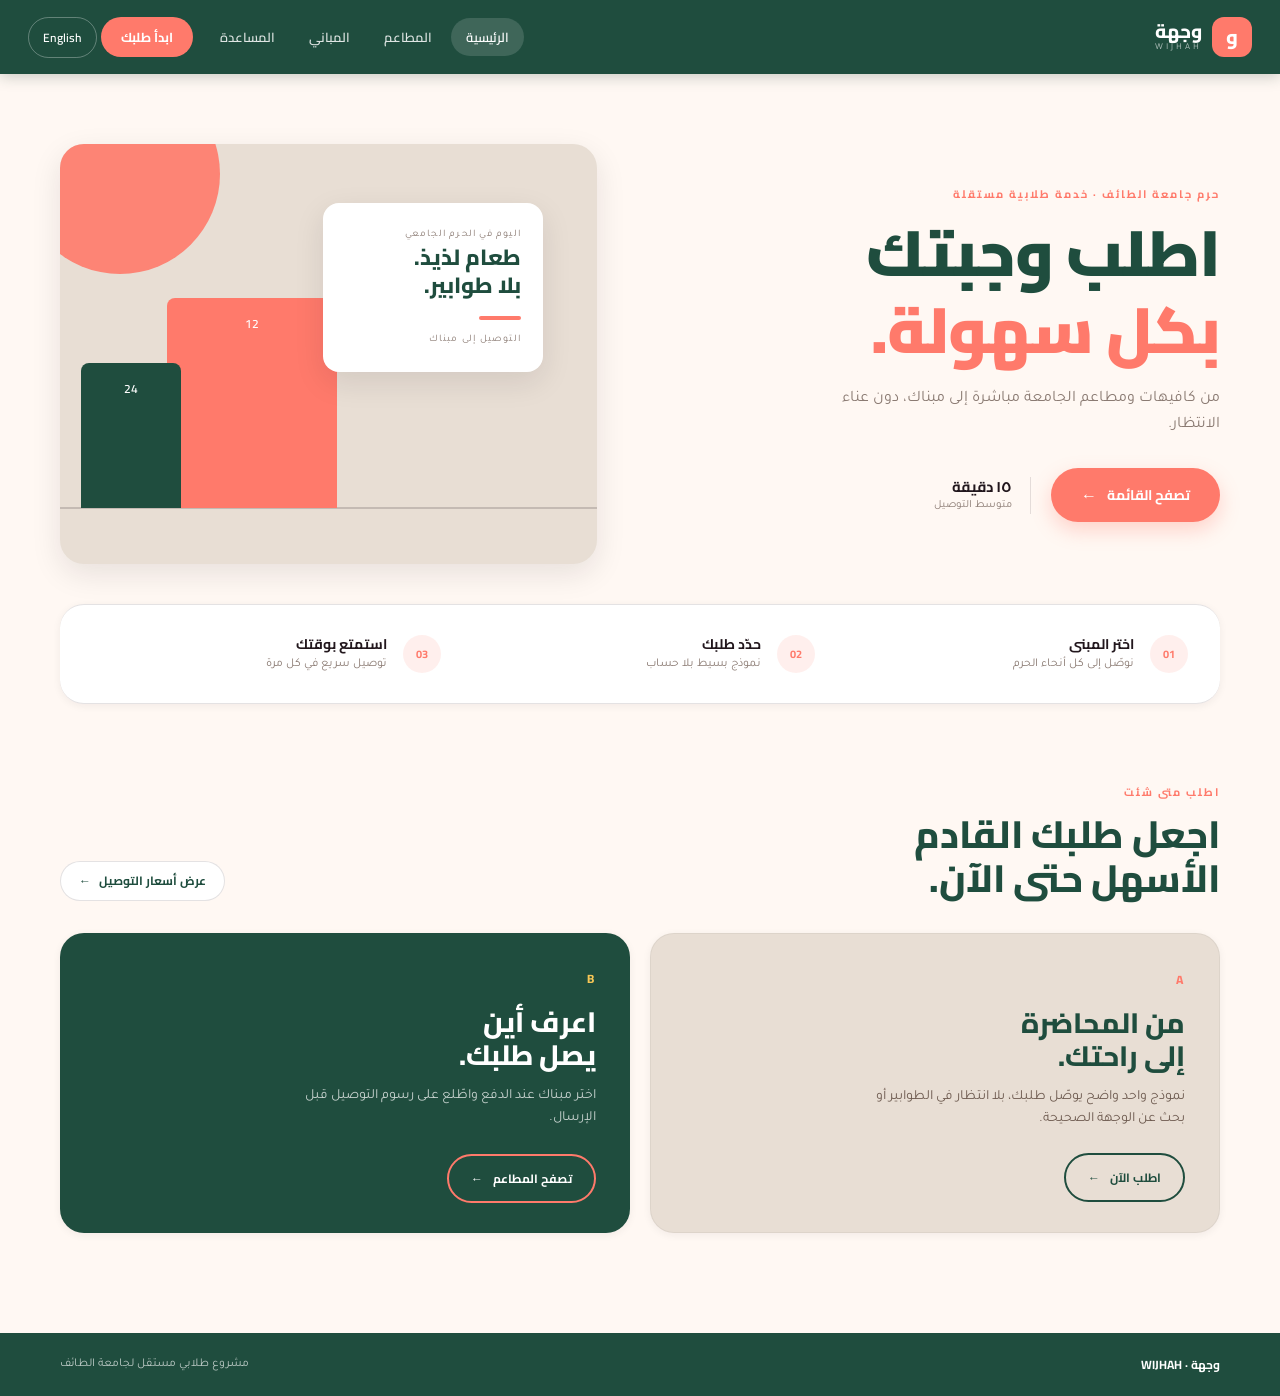
<file: index.html>
<!DOCTYPE html>
<html lang="ar">
<head>
  <meta charset="UTF-8">
  <meta http-equiv="refresh" content="0; url=frontend/index.html">
  <title>وجهة | Wijhah</title>
</head>
<body>
  <script>
    window.location.replace("frontend/index.html");
  </script>
</body>
</html>
</file>
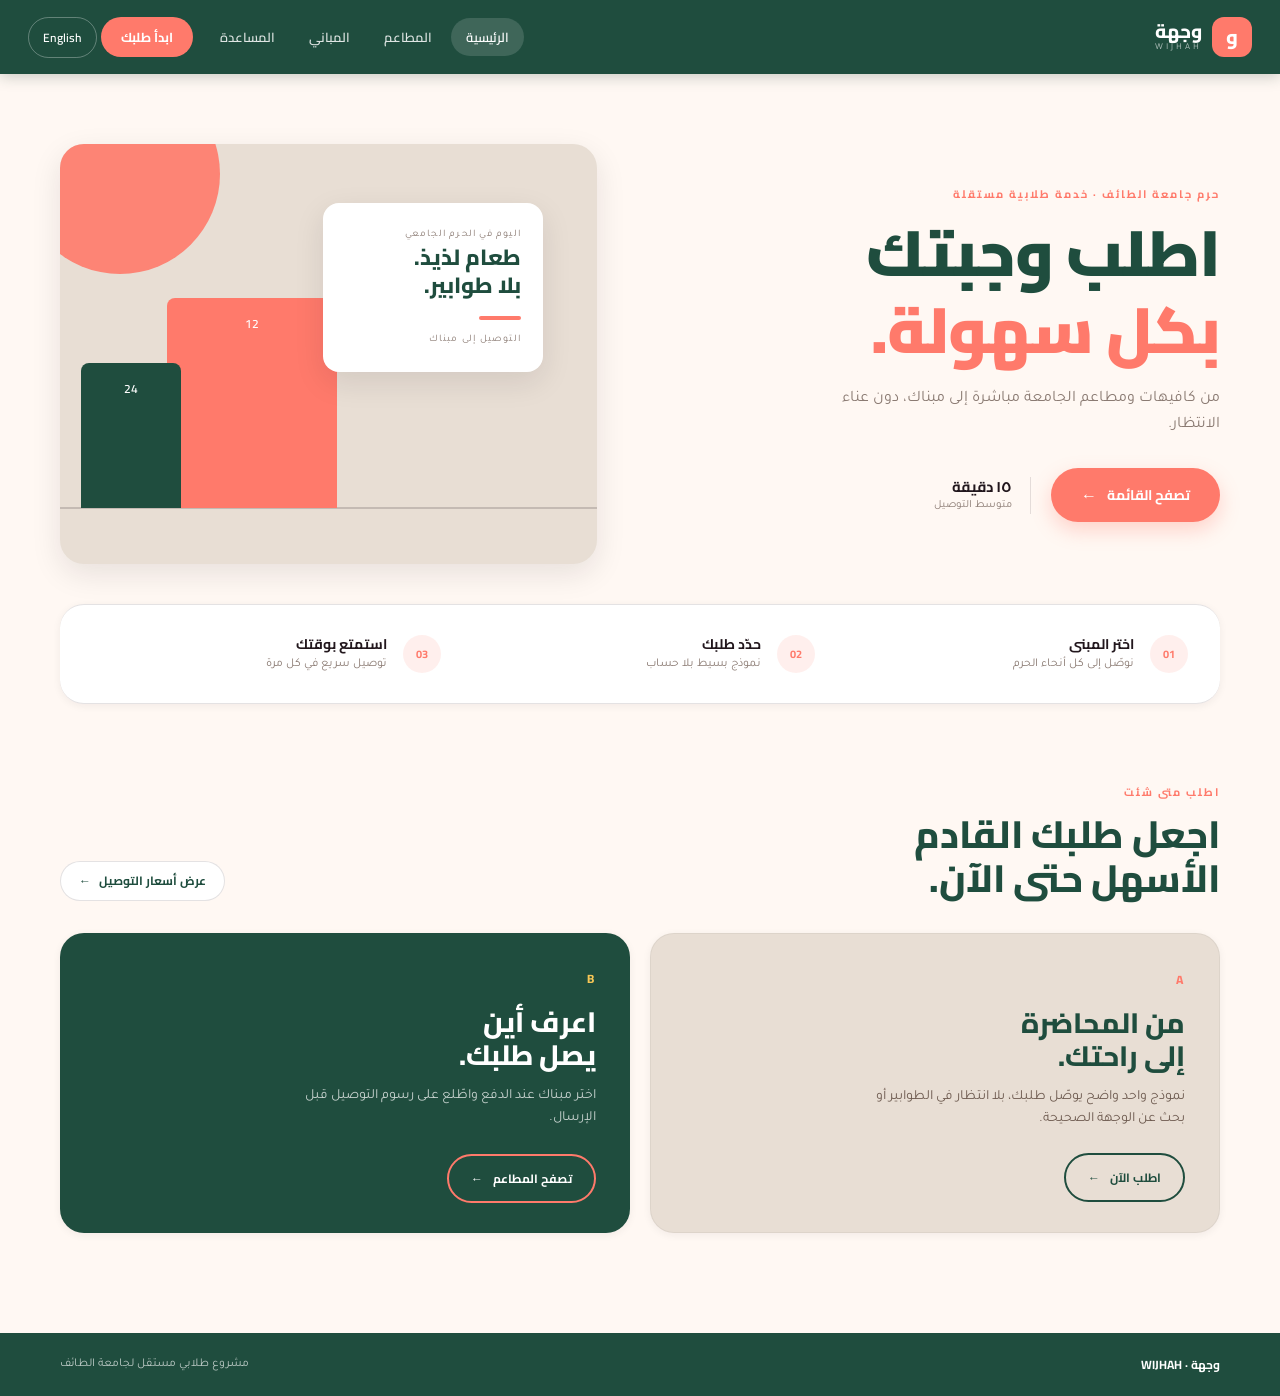
<file: frontend/index.html>
<!DOCTYPE html>
<html lang="ar" dir="rtl">
<head>

   
  <meta charset="UTF-8">
  <meta name="viewport" content="width=device-width, initial-scale=1.0">
  <title>وجهة | University food delivery</title>
  <link rel="stylesheet" href="./style.css">
  <script>/* Set direction before first paint to avoid an LTR flash. */
    (function () {
      try {
        var saved = localStorage.getItem('wijhah-language');
        var lang = (saved === 'en' || saved === 'ar') ? saved : 'ar';
        document.documentElement.setAttribute('lang', lang);
        document.documentElement.setAttribute('dir', lang === 'ar' ? 'rtl' : 'ltr');
      } catch (e) {
        document.documentElement.setAttribute('lang', 'ar');
        document.documentElement.setAttribute('dir', 'rtl');
      }
    }());
  </script>
  <script>/* Arm the page fade-in before first paint so there is no white flash. */
    if (!document.documentElement.classList.contains('page-enter')) {
      document.documentElement.classList.add('page-enter');
    }
  </script>
  <script src="script.js" defer></script>
</head>
<body>
  <header class="site-header">
    <a class="brand" href="index.html"><span class="brand-mark">و</span><span class="brand-wordmark"><b class="brand-arabic">وجهة</b><small>WIJHAH</small></span></a>
    <nav class="main-nav" aria-label="Main navigation">
      <a class="active" href="index.html">Home</a>
      <a href="vendors.html">Vendors</a>
      <a href="about.html">Buildings</a>
      <a href="contact.html">Help</a>
      <a class="nav-cta" href="OrderPage.html">Start an order <span aria-hidden="true">&#8599;</span></a>
    </nav>
  </header>

  <main>
    <section class="hero page-width">
      <div class="hero-copy">
        <p class="eyebrow">TAIF UNIVERSITY CAMPUS · INDEPENDENT STUDENT SERVICE</p>
        <h1>Your break,<br><em>made easy.</em></h1>
        <p class="hero-text">Order your favorite meal and have it waiting at your building before your next class.</p>
        <div class="hero-actions">
          <a class="button button-primary" href="vendors.html">Browse the menu <span>&#8594;</span></a>
          <span class="delivery-note"><strong>15 min</strong><br>average delivery</span>
        </div>
      </div>
      <div class="hero-art" aria-label="Illustration of a delivered campus meal">
        <div class="sun"></div>
        <div class="campus-card">
          <span class="campus-label">TODAY ON CAMPUS</span>
          <strong>Good food.<br>Zero queues.</strong>
          <span class="campus-line"></span>
          <span class="campus-small">Delivered to your building</span>
        </div>
        <div class="building-shape building-one"><span>12</span></div>
        <div class="building-shape building-two"><span>24</span></div>
        <div class="ground-line"></div>
      </div>
    </section>

    <section class="quick-strip page-width" aria-label="Service highlights">
      <div><span class="quick-icon">01</span><div><strong>Pick a building</strong><small>We deliver across campus</small></div></div>
      <div><span class="quick-icon">02</span><div><strong>Tell us your order</strong><small>Simple, no account needed</small></div></div>
      <div><span class="quick-icon">03</span><div><strong>Enjoy your break</strong><small>Fast delivery, every time</small></div></div>
    </section>

    <section class="spotlight page-width">
      <div class="section-heading"><div><p class="eyebrow">READY WHEN YOU ARE</p><h2>Make your next order<br>the easiest one yet.</h2></div><a class="text-link" href="about.html">View delivery prices <span>&#8594;</span></a></div>
      <div class="spotlight-grid">
        <article class="feature-card feature-warm"><span class="card-number">A</span><h3>From class<br>to comfort.</h3><p>One clear form gets your meal moving. No waiting in line or hunting for the right counter.</p><a href="OrderPage.html">Place an order <span>&#8594;</span></a></article>
        <article class="feature-card feature-dark"><span class="card-number">B</span><h3>Know where<br>it is going.</h3><p>Choose your building at checkout and see the delivery fee before you send anything.</p><a href="vendors.html">Browse vendors <span>&#8594;</span></a></article>
      </div>
    </section>
  </main>
  <footer class="site-footer"><div class="page-width"><span>وجهة · WIJHAH</span><span>Independent student project for Taif University · <span id="year"></span></span></div></footer>
  <div class="cart-bar" id="cartBar" hidden></div>
</body>
</html>
</file>
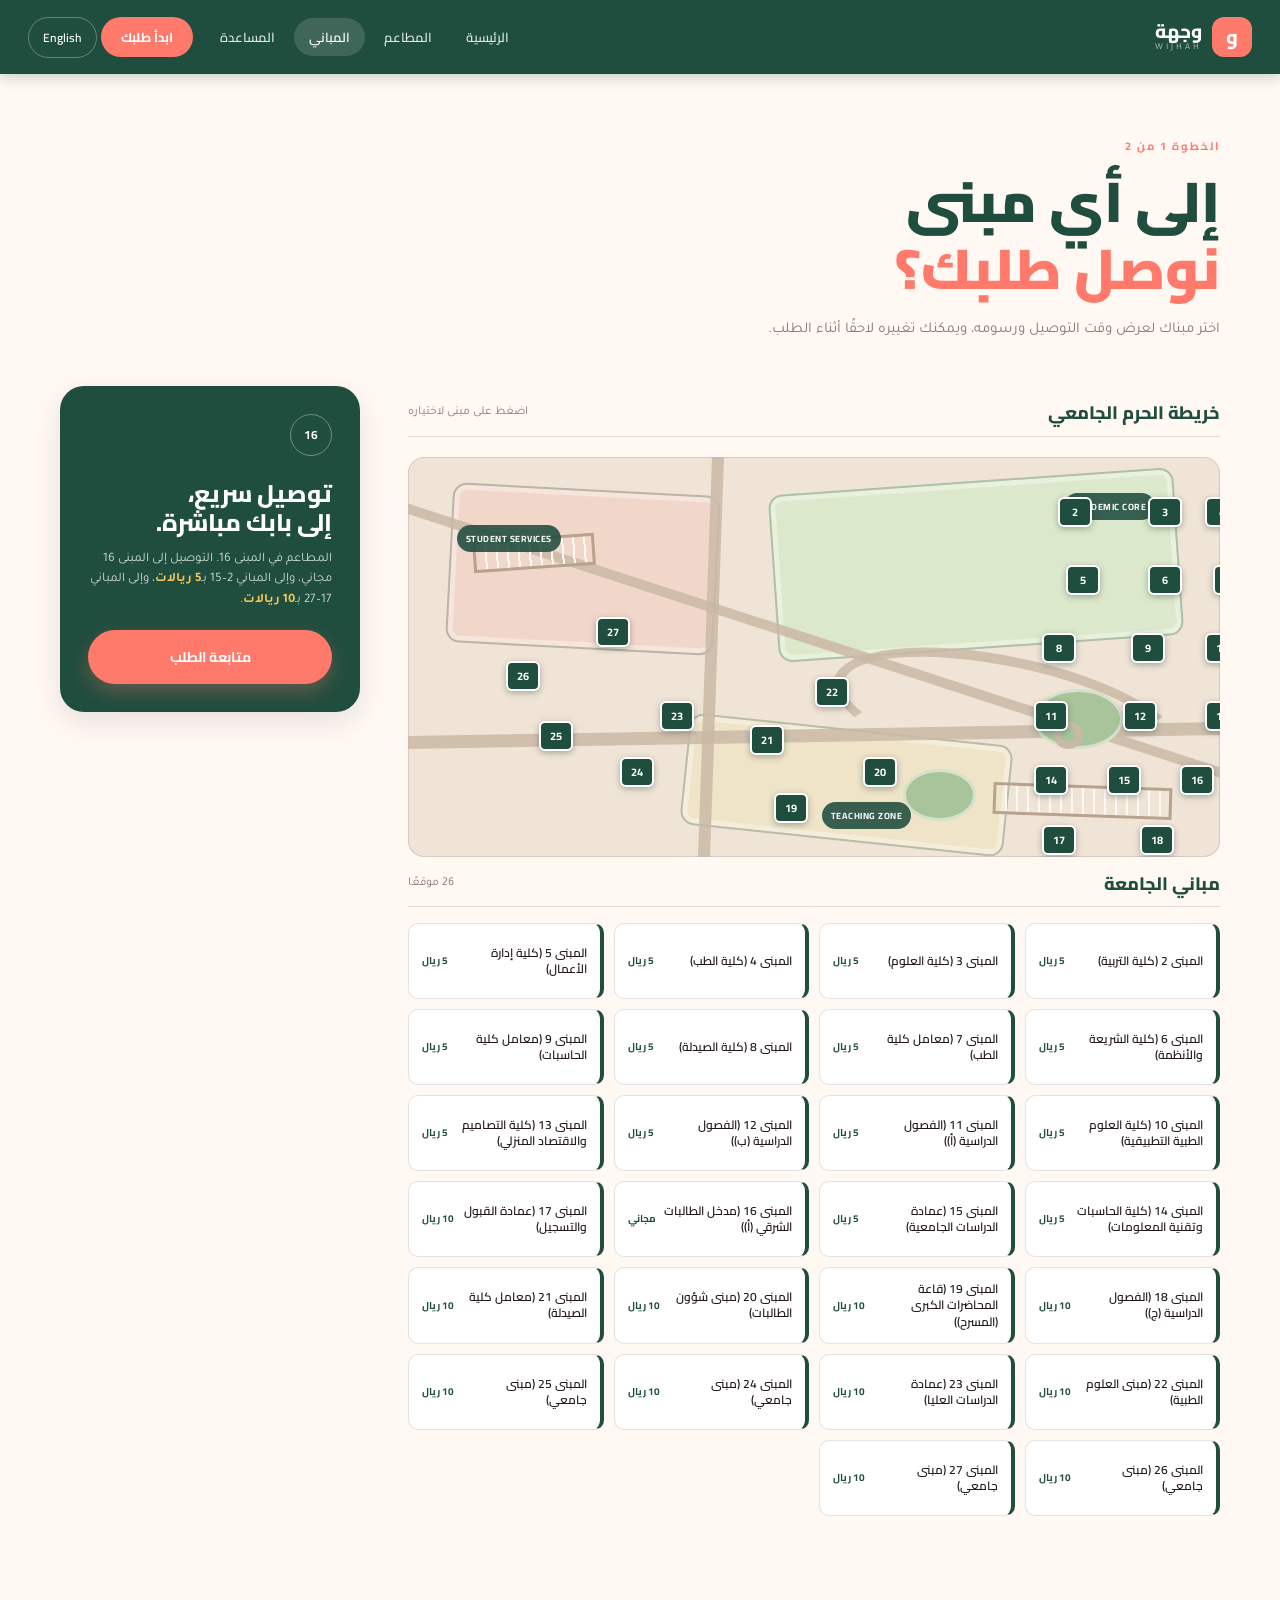
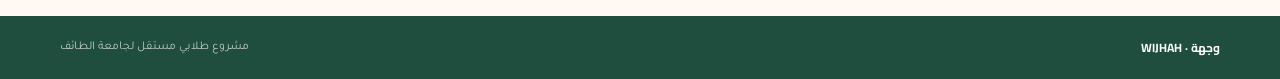
<file: frontend/about.html>
<!DOCTYPE html>
<html lang="ar" dir="rtl">
<head>
  <meta charset="UTF-8">
  <meta name="viewport" content="width=device-width, initial-scale=1.0">
  <title>وجهة | Choose a building</title>
  <link rel="stylesheet" href="./style.css">
  <script>/* Set direction before first paint to avoid an LTR flash. */
    (function () {
      try {
        var saved = localStorage.getItem('wijhah-language');
        var lang = (saved === 'en' || saved === 'ar') ? saved : 'ar';
        document.documentElement.setAttribute('lang', lang);
        document.documentElement.setAttribute('dir', lang === 'ar' ? 'rtl' : 'ltr');
      } catch (e) {
        document.documentElement.setAttribute('lang', 'ar');
        document.documentElement.setAttribute('dir', 'rtl');
      }
    }());
  </script>
  <script>/* Arm the page fade-in before first paint so there is no white flash. */
    if (!document.documentElement.classList.contains('page-enter')) {
      document.documentElement.classList.add('page-enter');
    }
  </script>
  <script src="script.js" defer></script>
</head>
<body>
  <header class="site-header"><a class="brand" href="index.html"><span class="brand-mark">و</span><span class="brand-wordmark"><b class="brand-arabic">وجهة</b><small>WIJHAH</small></span></a><nav class="main-nav" aria-label="Main navigation"><a href="index.html">Home</a><a href="vendors.html">Vendors</a><a class="active" href="about.html">Buildings</a><a href="contact.html">Help</a><a class="nav-cta" href="OrderPage.html">Start an order <span aria-hidden="true">&#8599;</span></a></nav></header>
  <main class="page-width inner-page">
    <section class="page-intro"><p class="eyebrow">STEP 1 OF 2</p><h1>Where should we<br><em>meet you?</em></h1><p>Choose your building to see the delivery time and fee. You can change it later in your order.</p></section>
    <section class="building-layout">
      <div class="building-list">
        <div class="list-heading map-heading"><h2 id="mapTitle">Campus map</h2><span id="mapHint">Click a building to select it</span></div>
        <div class="campus-map" id="campusMap" aria-label="Interactive campus map">
          <span class="map-plot plot-core"></span><span class="map-plot plot-services"></span><span class="map-plot plot-south"></span>
          <span class="map-road road-horizontal"></span><span class="map-road road-vertical"></span><span class="map-road road-diagonal"></span><span class="map-road road-loop"></span>
          <span class="map-parking parking-top"></span><span class="map-parking parking-bottom"></span><span class="map-green green-one"></span><span class="map-green green-two"></span><span class="map-roundabout"></span>
          <span class="map-zone zone-north">Academic core</span><span class="map-zone zone-east">Student services</span><span class="map-zone zone-south">Teaching zone</span>
        </div>
        <div class="list-heading"><h2 id="buildingsTitle">Campus buildings</h2><span id="buildingCount">26 locations</span></div><div class="building-grid" id="buildingGrid"></div>
      </div>
      <aside class="side-note"><span class="side-note-icon">16</span><h3>Quick delivery,<br>right to your door.</h3><p id="feeInfo">Restaurants are in Building 16. Building 16 is free, buildings 2-15 are <strong>5 SAR</strong>, and buildings 16-27 are <strong>10 SAR</strong>.</p><a class="button button-primary" href="OrderPage.html">Continue to order <span>&#8594;</span></a></aside>
    </section>
  </main>
  <footer class="site-footer"><div class="page-width"><span>وجهة · WIJHAH</span><span>Independent student project for Taif University · <span id="year"></span></span></div></footer>
</body>
</html>
</file>
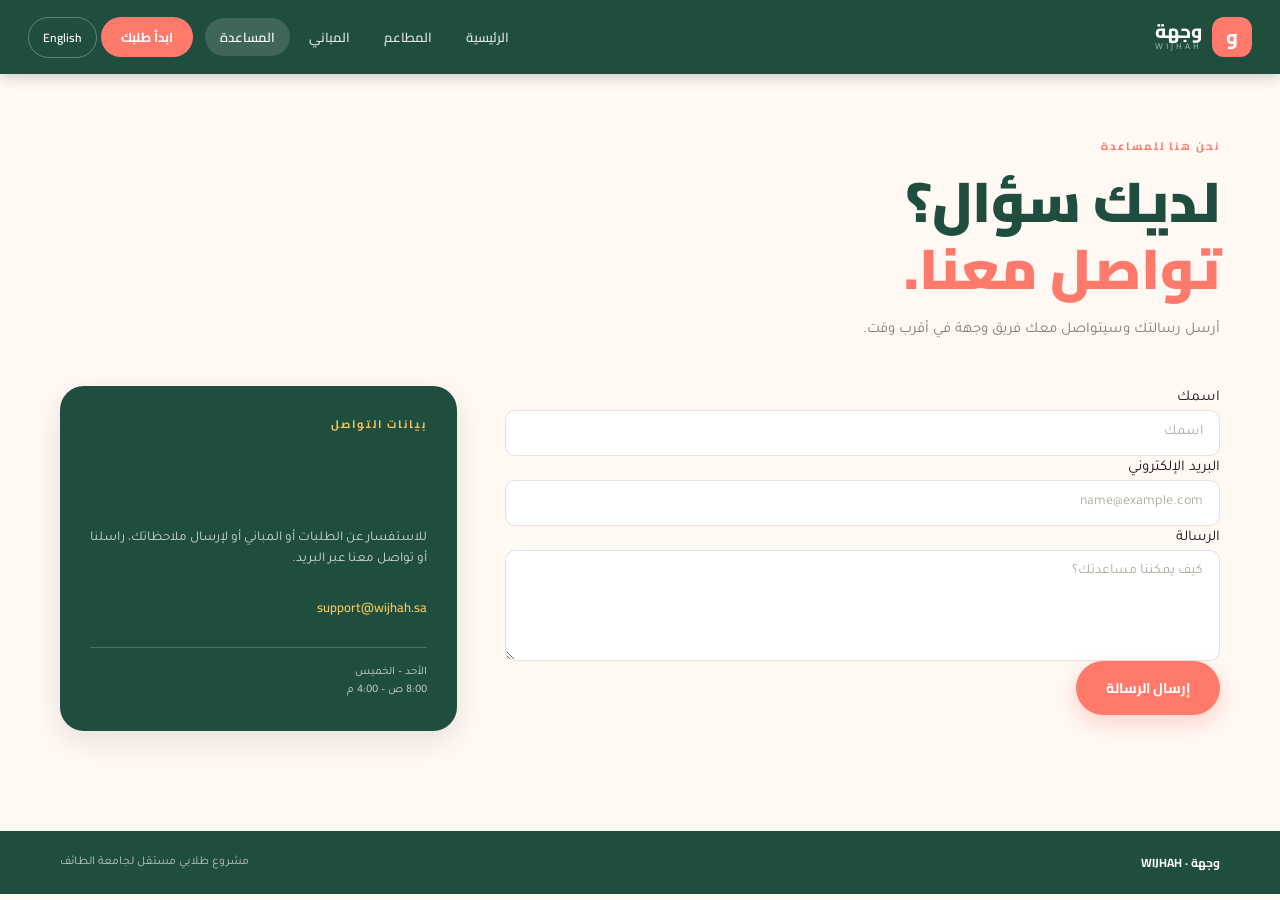
<file: frontend/contact.html>
<!DOCTYPE html>
<html lang="ar" dir="rtl">
<head>
  <meta charset="UTF-8">
  <meta name="viewport" content="width=device-width, initial-scale=1.0">
  <title>وجهة | Help</title>
  <link rel="stylesheet" href="./style.css">
  <script>/* Set direction before first paint to avoid an LTR flash. */
    (function () {
      try {
        var saved = localStorage.getItem('wijhah-language');
        var lang = (saved === 'en' || saved === 'ar') ? saved : 'ar';
        document.documentElement.setAttribute('lang', lang);
        document.documentElement.setAttribute('dir', lang === 'ar' ? 'rtl' : 'ltr');
      } catch (e) {
        document.documentElement.setAttribute('lang', 'ar');
        document.documentElement.setAttribute('dir', 'rtl');
      }
    }());
  </script>
  <script>/* Arm the page fade-in before first paint so there is no white flash. */
    if (!document.documentElement.classList.contains('page-enter')) {
      document.documentElement.classList.add('page-enter');
    }
  </script>
  <script src="script.js" defer></script>
</head>
<body>
  <header class="site-header"><a class="brand" href="index.html"><span class="brand-mark">و</span><span class="brand-wordmark"><b class="brand-arabic">وجهة</b><small>WIJHAH</small></span></a><nav class="main-nav" aria-label="Main navigation"><a href="index.html">Home</a><a href="vendors.html">Vendors</a><a href="about.html">Buildings</a><a class="active" href="contact.html">Help</a><a class="nav-cta" href="OrderPage.html">Start an order <span aria-hidden="true">&#8599;</span></a></nav></header>
  <main class="page-width inner-page">
    <section class="page-intro"><p class="eyebrow">WE ARE HERE TO HELP</p><h1>Questions?<br><em>Let's talk.</em></h1><p>Send us a message and the Wijhah team will get back to you as soon as possible.</p></section>
    <div class="contact-layout"><form class="contact-form" id="contactForm" spellcheck="false"><label for="contactName">Your name<input id="contactName" type="text" spellcheck="false" required placeholder="Your name"></label><label for="contactEmail">Email address<input id="contactEmail" type="email" spellcheck="false" required placeholder="you@example.com"></label><label for="contactMessage">Message<textarea id="contactMessage" rows="5" spellcheck="false" required placeholder="How can we help?"></textarea></label><button class="button button-primary" type="submit">Send message <span>&#8599;</span></button><p class="form-status" id="contactStatus" role="status"></p></form><aside class="contact-info"><p class="eyebrow">CONTACT DETAILS</p><h2>Wijhah<br>support desk</h2><p>For order questions, building updates or feedback, send us a note or email us directly.</p><a class="email-link" href="mailto:support@wijhah.sa">support@wijhah.sa</a><span class="support-hours">Sunday – Thursday<br>8:00 AM – 4:00 PM</span></aside></div>
  </main>
  <footer class="site-footer"><div class="page-width"><span>وجهة · WIJHAH</span><span>Independent student project for Taif University · <span id="year"></span></span></div></footer>
</body>
</html>
</file>
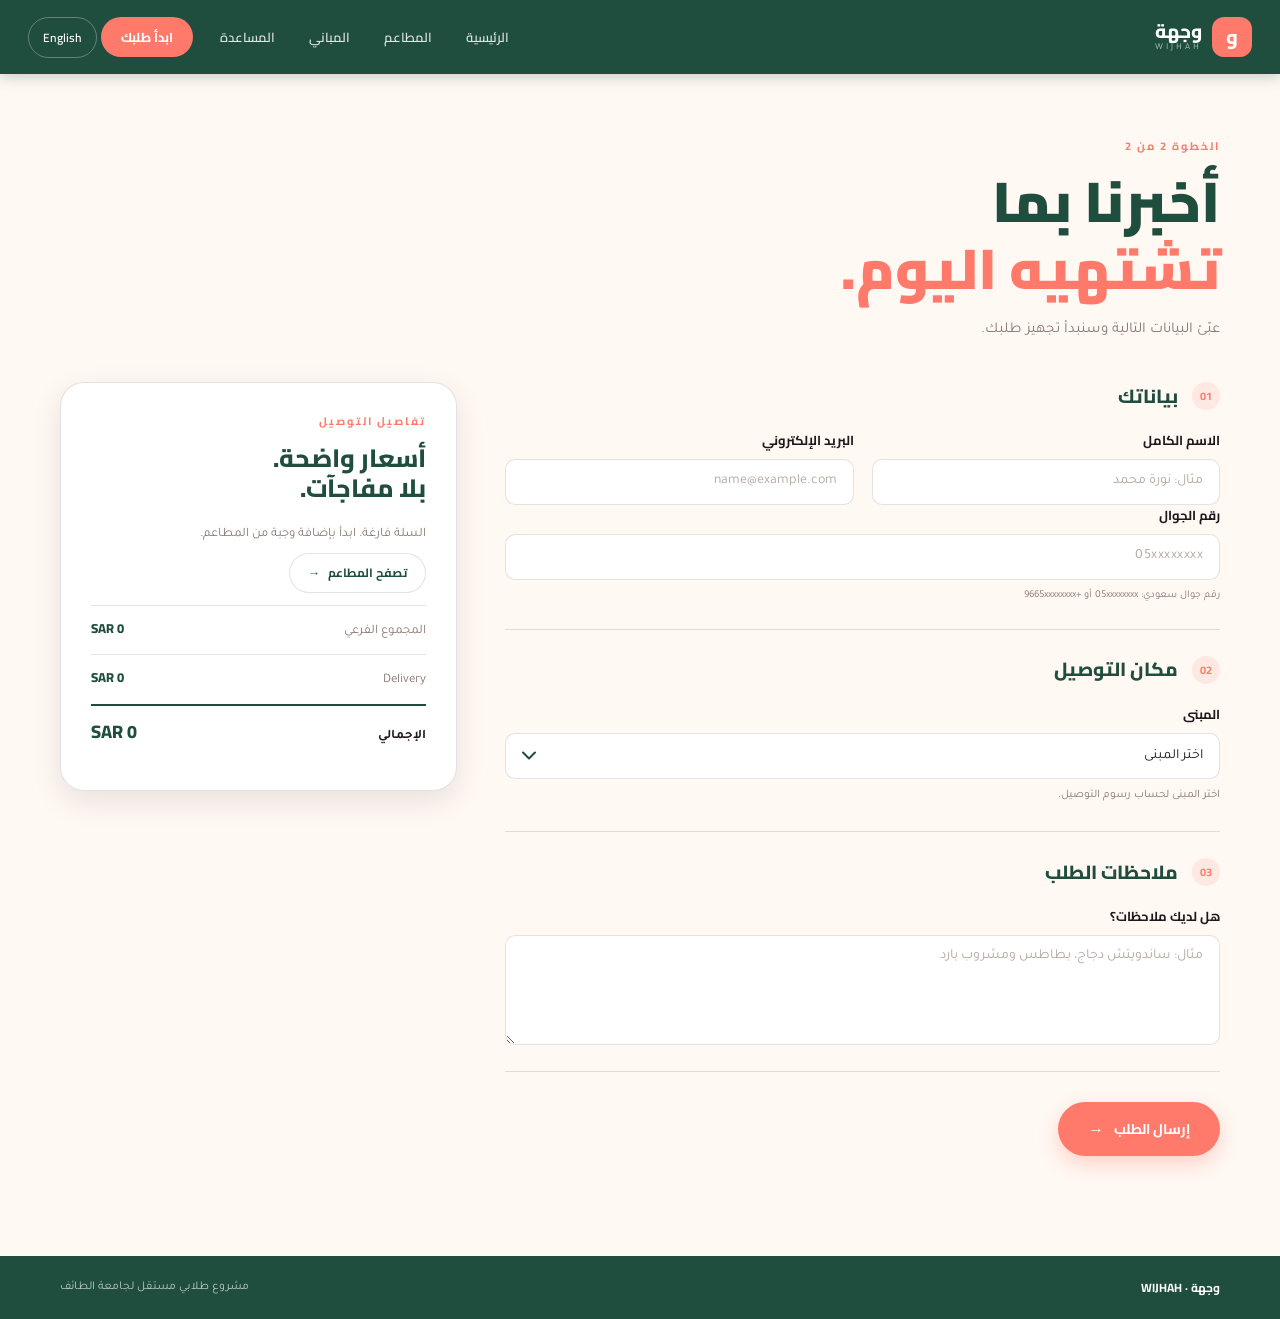
<file: frontend/OrderPage.html>
<!DOCTYPE html>
<html lang="ar" dir="rtl">
<head>
  <meta charset="UTF-8">
  <meta name="viewport" content="width=device-width, initial-scale=1.0">
  <title>وجهة | Place an order</title>
  <link rel="stylesheet" href="./style.css">
  <script>/* Set direction before first paint to avoid an LTR flash. */
    (function () {
      try {
        var saved = localStorage.getItem('wijhah-language');
        var lang = (saved === 'en' || saved === 'ar') ? saved : 'ar';
        document.documentElement.setAttribute('lang', lang);
        document.documentElement.setAttribute('dir', lang === 'ar' ? 'rtl' : 'ltr');
      } catch (e) {
        document.documentElement.setAttribute('lang', 'ar');
        document.documentElement.setAttribute('dir', 'rtl');
      }
    }());
  </script>
  <script>/* Arm the page fade-in before first paint so there is no white flash. */
    if (!document.documentElement.classList.contains('page-enter')) {
      document.documentElement.classList.add('page-enter');
    }
  </script>
  <script src="data.js" defer></script>
  <script src="script.js" defer></script>
</head>
<body>
  <header class="site-header"><a class="brand" href="index.html"><span class="brand-mark">و</span><span class="brand-wordmark"><b class="brand-arabic">وجهة</b><small>WIJHAH</small></span></a><nav class="main-nav" aria-label="Main navigation"><a href="index.html">Home</a><a href="vendors.html">Vendors</a><a href="about.html">Buildings</a><a href="contact.html">Help</a><a class="nav-cta" href="OrderPage.html">Start an order <span aria-hidden="true">&#8599;</span></a></nav></header>
  <main class="page-width inner-page">
    <section class="page-intro compact-intro"><p class="eyebrow">STEP 2 OF 2</p><h1>Tell us what<br><em>you are craving.</em></h1><p>Fill in the details below and we will get your order moving.</p></section>
    <div class="order-layout">
      <form class="order-form" id="orderForm" spellcheck="false">
        <div class="form-section">
         <div class="form-section-title"><span>01</span><h2 id="detailsTitle">Your details</h2></div>
         <div class="field-row">
            <div class="field">
              <label for="orderName" id="nameLabel">Full name</label>
              <input id="orderName" name="name" type="text" placeholder="e.g. Noura Mohammed" autocomplete="name" spellcheck="false" required>
            </div>
            <div class="field">
              <label for="orderEmail" id="emailLabel">Email address</label>
              <input id="orderEmail" name="email" type="email" placeholder="you@example.com" autocomplete="email" spellcheck="false" required>
            </div>
         </div>
         <div class="field">
            <label for="orderPhone" id="phoneLabel">Mobile number</label>
            <input id="orderPhone" name="phone" type="tel" inputmode="numeric" autocomplete="tel" placeholder="05xxxxxxxx" pattern="^(?:\+9665|05)[0-9]{8}$" title="Saudi mobile number, e.g. 0512345678" required>
            <small class="field-example" id="phoneHint">Saudi mobile number: 05xxxxxxxx or +9665xxxxxxxx</small>
         </div>
        </div>
        <div class="form-section">
         <div class="form-section-title"><span>02</span><h2 id="deliveryTitle">Delivery point</h2></div>
         <div class="field">
            <label for="buildingSelect" id="buildingLabel">Building</label>
            <select name="building" id="buildingSelect" spellcheck="false" autocorrect="off" autocapitalize="off" required><option value="">Select your building</option></select>
            <p class="field-hint" id="feeHint">Choose a building to calculate your delivery fee.</p>
         </div>
        </div>
        <div class="form-section">
         <div class="form-section-title"><span>03</span><h2 id="notesSectionTitle">Order notes</h2></div>
         <div class="field">
            <label for="orderNotes" id="notesLabel">Anything we should know?</label>
            <textarea id="orderNotes" name="order" rows="4" placeholder="e.g. No onions, extra sauce" spellcheck="false"></textarea>
         </div>
        </div>
        <button class="button button-primary submit-button" type="submit">Send my order <span>&#8594;</span></button><p class="form-status" id="formStatus" role="status"></p>
      </form>
      <aside class="order-summary"><p class="eyebrow">YOUR ORDER</p><h2>Simple pricing.<br>No surprises.</h2><div id="cartItems" class="cart-items"></div><div class="price-line"><span id="subtotalLabel">Subtotal</span><strong id="subtotal">0 SAR</strong></div><div class="price-line"><span id="deliveryFeeLabel">Delivery</span><strong id="deliveryFee">0 SAR</strong></div><div class="price-line total-row"><span id="totalLabel">Total</span><strong id="total">0 SAR</strong></div></aside>
    </div>
  </main>
  <footer class="site-footer"><div class="page-width"><span>وجهة · WIJHAH</span><span>Independent student project for Taif University · <span id="year"></span></span></div></footer>
  <div class="cart-bar" id="cartBar" hidden></div>
</body>
</html>
</file>
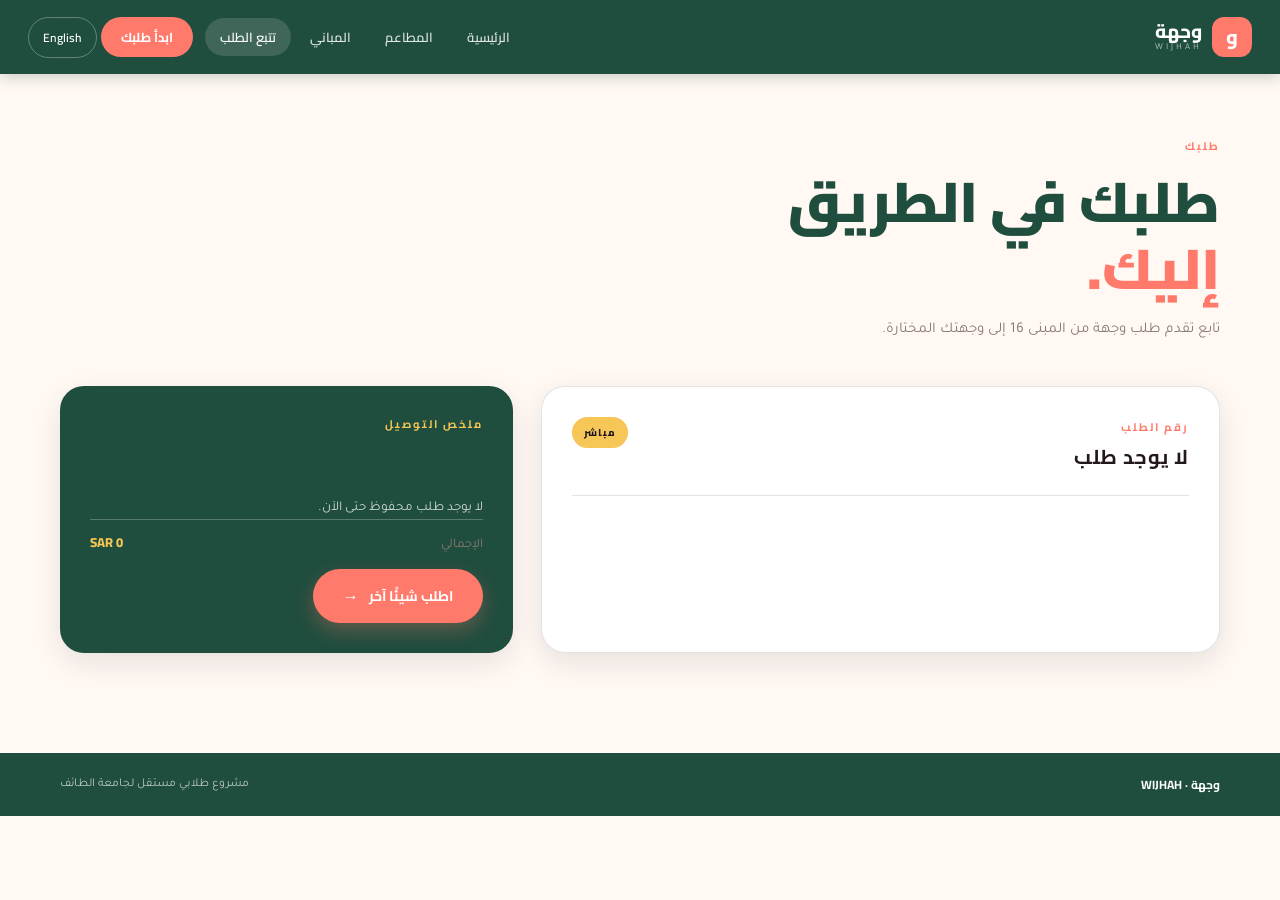
<file: frontend/tracking.html>
<!DOCTYPE html>
<html lang="ar" dir="rtl">
<head>
  <meta charset="UTF-8">
  <meta name="viewport" content="width=device-width, initial-scale=1.0">
  <title>وجهة | Track order</title>
  <link rel="stylesheet" href="./style.css">
  <script>/* Set direction before first paint to avoid an LTR flash. */
    (function () {
      try {
        var saved = localStorage.getItem('wijhah-language');
        var lang = (saved === 'en' || saved === 'ar') ? saved : 'ar';
        document.documentElement.setAttribute('lang', lang);
        document.documentElement.setAttribute('dir', lang === 'ar' ? 'rtl' : 'ltr');
      } catch (e) {
        document.documentElement.setAttribute('lang', 'ar');
        document.documentElement.setAttribute('dir', 'rtl');
      }
    }());
  </script>
  <script>/* Arm the page fade-in before first paint so there is no white flash. */
    if (!document.documentElement.classList.contains('page-enter')) {
      document.documentElement.classList.add('page-enter');
    }
  </script>
  <script src="script.js" defer></script>
</head>
<body>
  <header class="site-header"><a class="brand" href="index.html"><span class="brand-mark">و</span><span class="brand-wordmark"><b class="brand-arabic">وجهة</b><small>WIJHAH</small></span></a><nav class="main-nav" aria-label="Main navigation"><a href="index.html">Home</a><a href="vendors.html">Vendors</a><a href="about.html">Buildings</a><a class="active" href="tracking.html">Track order</a><a class="nav-cta" href="OrderPage.html">Start an order <span aria-hidden="true">&#8599;</span></a></nav></header>
  <main class="page-width inner-page tracking-page" id="trackingPage">
    <section class="page-intro"><p class="eyebrow">YOUR DEMO ORDER</p><h1>On its way<br><em>to you.</em></h1><p>Follow the progress of your Wijhah order from Building 16 to your selected destination.</p></section>
    <section class="tracking-layout">
      <div class="tracking-card"><div class="tracking-header"><div><span class="eyebrow" id="trackingOrderLabel">ORDER NUMBER</span><strong id="orderNumber">-</strong></div><span class="demo-badge" id="trackingDemoLabel">LIVE</span></div><div class="tracking-steps" id="trackingSteps"></div></div>
      <aside class="tracking-summary"><p class="eyebrow" id="trackingDeliveryLabel">DELIVERY SUMMARY</p><h2 id="trackingDestination">Building 16</h2><p id="trackingItems">Your order</p><div class="price-line"><span id="trackingTotalLabel">Total</span><strong id="trackingTotal">0 SAR</strong></div><a class="button button-primary" id="trackingOrderAgain" href="vendors.html">Order something else <span>&#8594;</span></a></aside>
    </section>
  </main>
  <footer class="site-footer"><div class="page-width"><span>وجهة · WIJHAH</span><span>Independent student project for Taif University · <span id="year"></span></span></div></footer>
  <div class="cart-bar" id="cartBar" hidden></div>
</body>
</html>
</file>
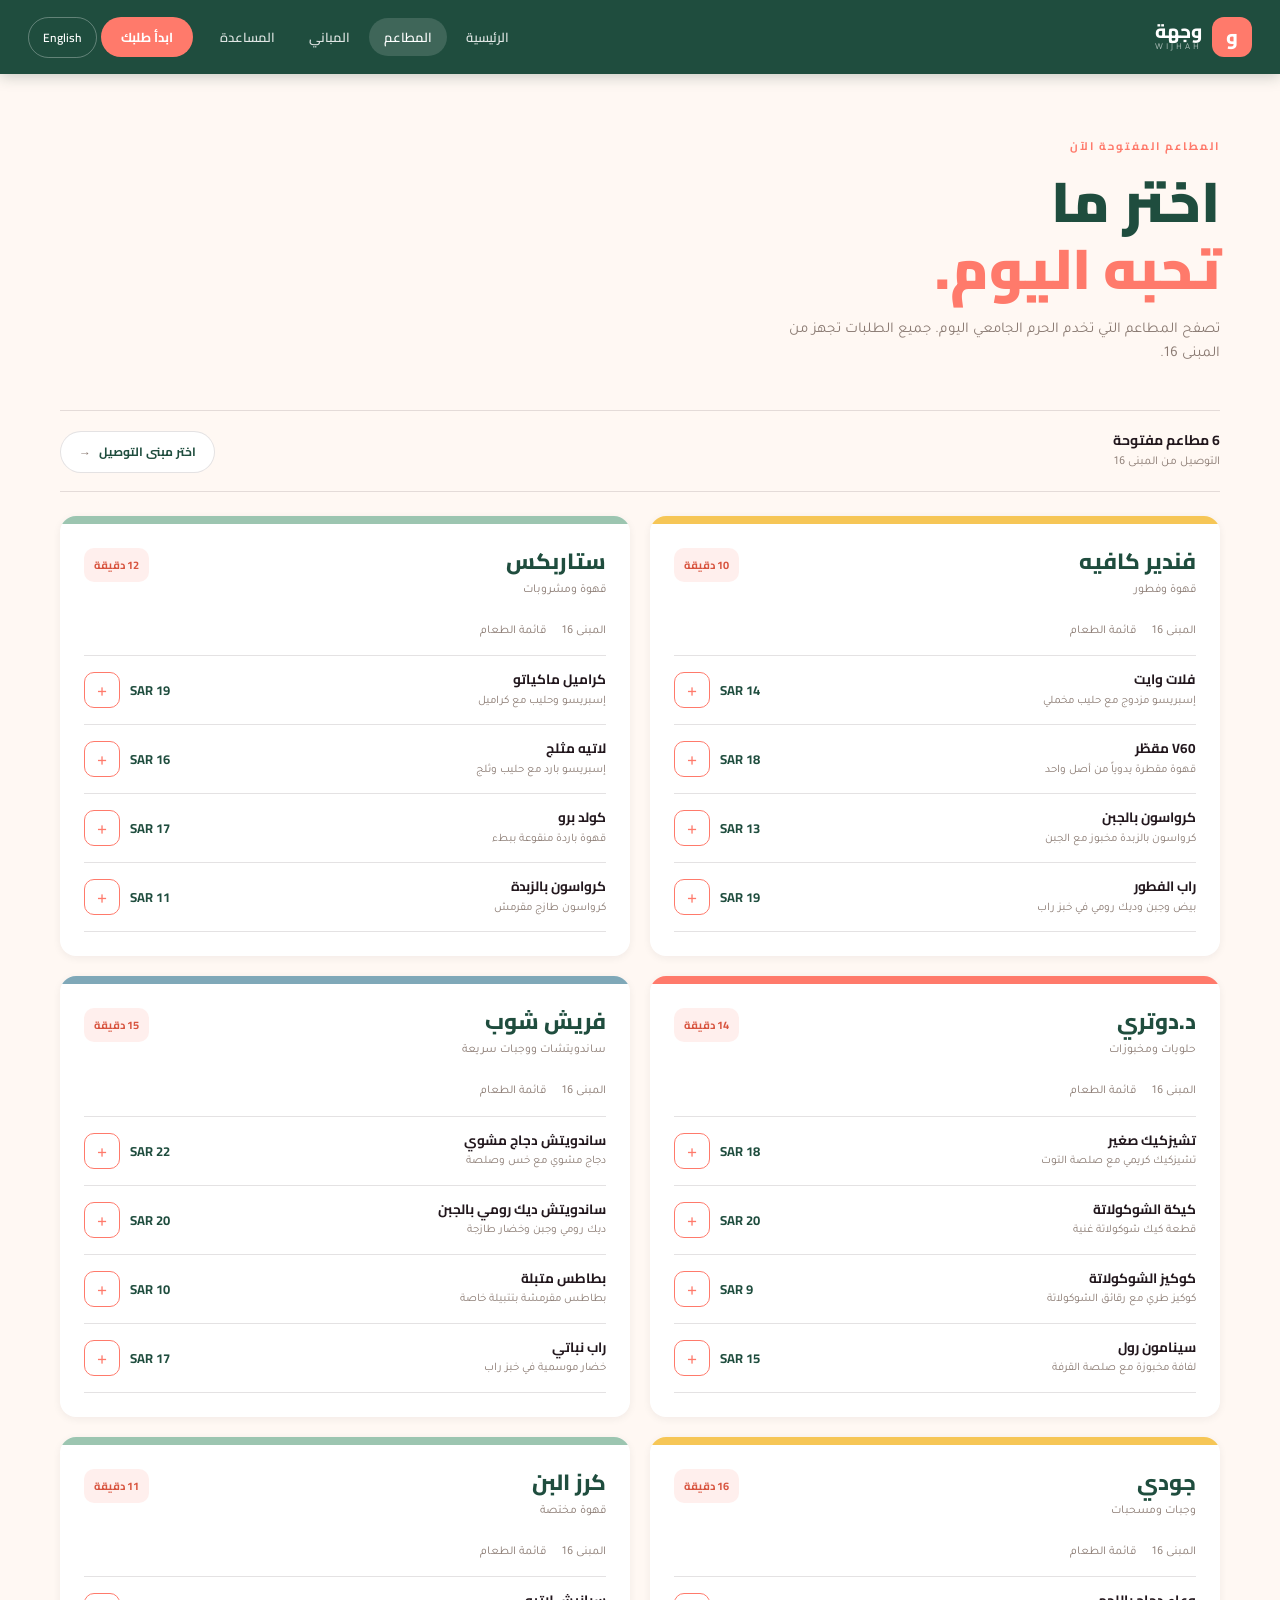
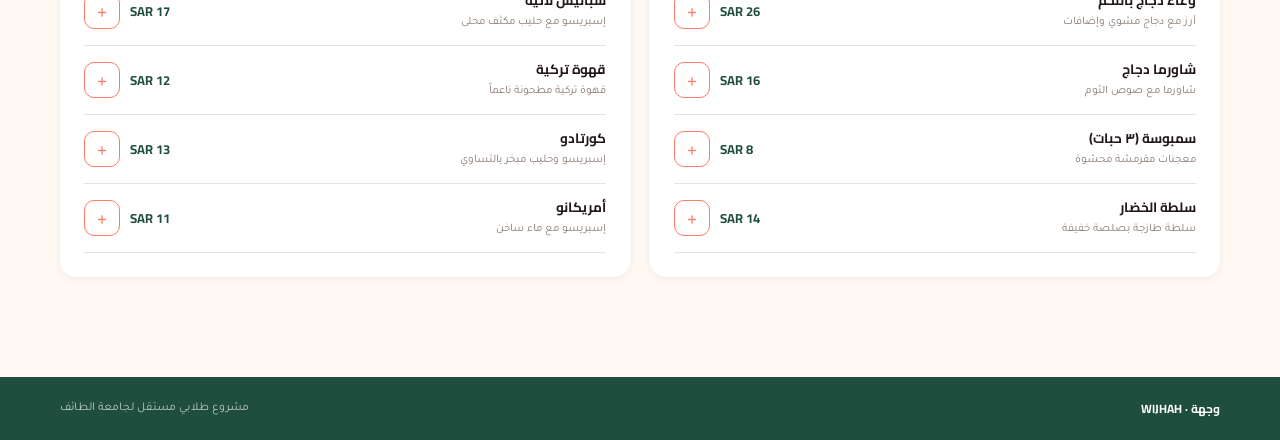
<file: frontend/vendors.html>
<!DOCTYPE html>
<html lang="ar" dir="rtl">
<head>
  <meta charset="UTF-8">
  <meta name="viewport" content="width=device-width, initial-scale=1.0">
  <title>وجهة | Vendors</title>
  <link rel="stylesheet" href="./style.css">
  <script>/* Set direction before first paint to avoid an LTR flash. */
    (function () {
      try {
        var saved = localStorage.getItem('wijhah-language');
        var lang = (saved === 'en' || saved === 'ar') ? saved : 'ar';
        document.documentElement.setAttribute('lang', lang);
        document.documentElement.setAttribute('dir', lang === 'ar' ? 'rtl' : 'ltr');
      } catch (e) {
        document.documentElement.setAttribute('lang', 'ar');
        document.documentElement.setAttribute('dir', 'rtl');
      }
    }());
  </script>
  <script>/* Arm the page fade-in before first paint so there is no white flash. */
    if (!document.documentElement.classList.contains('page-enter')) {
      document.documentElement.classList.add('page-enter');
    }
  </script>
  <script src="data.js" defer></script>
  <script src="script.js" defer></script>
</head>
<body>
  <header class="site-header"><a class="brand" href="index.html"><span class="brand-mark">و</span><span class="brand-wordmark"><b class="brand-arabic">وجهة</b><small>WIJHAH</small></span></a><nav class="main-nav" aria-label="Main navigation"><a href="index.html">Home</a><a class="active" href="vendors.html">Vendors</a><a href="about.html">Buildings</a><a href="contact.html">Help</a><a class="nav-cta" href="OrderPage.html">Cart <span aria-hidden="true">&#8599;</span></a></nav></header>
  <main class="page-width inner-page vendors-page">
    <section class="page-intro vendor-intro"><p class="eyebrow" id="vendorEyebrow">OPEN ON CAMPUS</p><h1 id="vendorTitle">Find something<br><em>you'll love.</em></h1><p id="vendorText">Browse the places serving campus today. Everything here is prepared in Building 16.</p></section>
    <section class="vendor-toolbar"><div><strong id="vendorCount">4 places open now</strong><span id="vendorLocation">Delivery from Building 16</span></div><a class="text-link" href="OrderPage.html">Choose your delivery building <span>&#8594;</span></a></section>
    <section class="vendor-grid" id="vendorGrid" aria-live="polite"></section>
  </main>
  <footer class="site-footer"><div class="page-width"><span>وجهة · WIJHAH</span><span>Independent student project for Taif University · <span id="year"></span></span></div></footer>
  <div class="cart-bar" id="cartBar" hidden></div>
</body>
</html>
</file>
<file: frontend/style.css>
/* ==========================================================================
   WIJHAH · وجهة — style.css
   Brand identity build — coral / dark green / cream system
   Fonts: Cairo (headings & UI) · Tajawal (body)
   ========================================================================== */

@import url('https://fonts.googleapis.com/css2?family=Cairo:wght@400;500;600;700;800;900&family=Tajawal:wght@400;500;700;800&display=swap');

/* --------------------------------------------------------------------------
   1. Brand tokens
   -------------------------------------------------------------------------- */
:root {
  --primary-color: #FF7A6B;    /* Main coral accent */
  --secondary-color: #1F4D3E;  /* Dark green — headers, brand */
  --bg-color: #FFF8F3;         /* Light cream background */
  --card-bg: #FFFFFF;          /* Card surfaces */
  --secondary-bg: #E8DED4;     /* Muted beige for background elements */
  --highlight-color: #F6C656;  /* Yellow highlight badge */
  --text-color: #22171D;       /* Dark neutral text */

  /* Derived tones */
  --primary-soft: #FF9487;                 /* coral hover */
  --primary-tint: rgba(255, 122, 107, .12);/* coral washes */
  --green-deep: #16382D;                   /* darker green for hover */
  --text-muted: #8A7A72;                   /* secondary text */
  --line: rgba(34, 23, 29, .12);           /* hairline borders */
  --ring: rgba(255, 122, 107, .35);        /* focus halo */
  --shadow-sm: 0 2px 8px rgba(34, 23, 29, .06);
  --shadow-md: 0 10px 30px rgba(34, 23, 29, .10);
  --shadow-lift: 0 16px 40px rgba(34, 23, 29, .14);

  /* Type */
  --font-heading: 'Cairo', 'Tajawal', sans-serif;
  --font-body: 'Tajawal', 'Cairo', sans-serif;

  /* Shape & rhythm */
  --radius-sm: 10px;
  --radius-md: 16px;
  --radius-lg: 24px;
  --radius-pill: 999px;
  --tap: 46px;
}

/* --------------------------------------------------------------------------
   2. Reset & base
   -------------------------------------------------------------------------- */
*,
*::before,
*::after {
  margin: 0;
  padding: 0;
  box-sizing: border-box;
}

html { scroll-behavior: smooth; }

body {
  min-height: 100vh;
  background: var(--bg-color);
  color: var(--text-color);
  font-family: var(--font-body);
  font-weight: 400;
  font-size: 15px;
  line-height: 1.6;
  -webkit-font-smoothing: antialiased;
}

/* --------------------------------------------------------------------------
   Page transition — no white flash between navigations
   Pages get `page-enter` on first paint (added inline in each document's
   <html>), which fades the whole page up from a soft cream wash. Outgoing
   navigations fade the body down via `.page-leaving` before the browser
   commits the next document.
   -------------------------------------------------------------------------- */
@keyframes pageFadeIn {
  from { opacity: 0; }
  to   { opacity: 1; }
}

html.page-enter body {
  opacity: 0;
  animation: pageFadeIn .45s cubic-bezier(.4, 0, .2, 1) forwards;
  /* Promote to its own layer so the fade stays smooth on mobile GPUs. */
  will-change: opacity;
}

/* Fade-out on exit. Kept short so the next page feels instant, and the
   background stays the cream tone so no white frame is ever exposed. */
html.page-leaving body {
  opacity: 0;
  transition: opacity .22s cubic-bezier(.4, 0, .2, 1);
  pointer-events: none;
}

/* Even if a page is restored from the back/forward cache mid-transition,
   normalise the state so content is always fully visible. */
html.page-restored body { opacity: 1; animation: none; }

img, svg { display: block; max-width: 100%; }

a {
  color: inherit;
  text-decoration: none;
  transition: color .2s ease;
}

h1, h2, h3, h4, h5, h6 {
  font-family: var(--font-heading);
  font-weight: 800;
  color: var(--secondary-color);
  line-height: 1.2;
}

button, input, select, textarea { font-family: inherit; }

::selection { background: var(--primary-color); color: #fff; }

/* Layout container used on every page */
.page-width {
  width: calc(100% - 48px);
  max-width: 1160px;
  margin-inline: auto;
}

/* Small uppercase label used above titles */
.eyebrow {
  margin-bottom: 12px;
  color: var(--primary-color);
  font-family: var(--font-heading);
  font-size: 11px;
  font-weight: 700;
  letter-spacing: 2px;
  text-transform: uppercase;
}

/* --------------------------------------------------------------------------
   3. Header & navigation
   -------------------------------------------------------------------------- */
.site-header {
  position: sticky;
  top: 0;
  z-index: 50;
  display: flex;
  align-items: center;
  justify-content: space-between;
  gap: 20px;
  min-height: 74px;
  padding-inline: 28px;
  background: var(--secondary-color);
  box-shadow: 0 2px 14px rgba(22, 56, 45, .25);
}

.brand {
  display: flex;
  align-items: center;
  gap: 10px;
  flex: 0 0 auto;
  color: #fff;
}

.brand-mark {
  display: grid;
  place-items: center;
  width: 40px;
  height: 40px;
  border-radius: 12px;
  background: var(--primary-color);
  color: #fff;
  font-family: var(--font-heading);
  font-size: 20px;
  font-weight: 800;
}

.brand-wordmark { display: flex; flex-direction: column; line-height: 1.15; }
.brand-wordmark small { color: rgba(255, 255, 255, .65); font-size: 9px; letter-spacing: 3px; }
.brand-arabic { font-family: var(--font-heading); font-size: 19px; font-weight: 800; }

.main-nav {
  display: flex;
  align-items: center;
  gap: 4px;
}

.main-nav a {
  padding: 9px 15px;
  border-radius: var(--radius-pill);
  color: rgba(255, 255, 255, .85);
  font-family: var(--font-heading);
  font-size: 13px;
  font-weight: 600;
  transition: background-color .2s ease, color .2s ease;
}

.main-nav a:hover { background: rgba(255, 255, 255, .1); color: #fff; }
.main-nav a.active { background: rgba(255, 255, 255, .14); color: #fff; }

/* Coral CTA button inside the nav */
.main-nav .nav-cta {
  margin-inline-start: 8px;
  padding: 10px 20px;
  background: var(--primary-color);
  color: #fff;
  font-weight: 700;
}

.main-nav .nav-cta:hover {
  background: var(--primary-soft);
  transform: translateY(-1px);
  box-shadow: 0 8px 20px rgba(255, 122, 107, .35);
}

.nav-cta {
  transition: background-color .2s ease, transform .2s ease, box-shadow .2s ease;
}

/* Controls injected by script.js */
.language-toggle,
.mobile-nav-toggle {
  border: 1px solid rgba(255, 255, 255, .3);
  border-radius: var(--radius-pill);
  background: transparent;
  color: #fff;
  cursor: pointer;
  font: 600 12px var(--font-heading);
  padding: 8px 14px;
  transition: background-color .2s ease, color .2s ease;
}

.language-toggle:hover { background: rgba(255, 255, 255, .12); }
.mobile-nav-toggle { display: none; }

/* --------------------------------------------------------------------------
   4. Buttons
   -------------------------------------------------------------------------- */
.button {
  display: inline-flex;
  align-items: center;
  justify-content: center;
  gap: 10px;
  min-height: var(--tap);
  padding: 12px 28px;
  border: 2px solid transparent;
  border-radius: var(--radius-pill);
  background: transparent;
  color: var(--secondary-color);
  font: 700 14px var(--font-heading);
  cursor: pointer;
  transition: background-color .22s ease, color .22s ease,
              box-shadow .22s ease, transform .22s ease;
}

.button span { font-size: 16px; line-height: 1; }

.button-primary {
  background: var(--primary-color);
  color: #fff;
  box-shadow: 0 8px 20px rgba(255, 122, 107, .3);
}

.button-primary:hover {
  background: var(--primary-soft);
  transform: translateY(-2px);
  box-shadow: 0 12px 26px rgba(255, 122, 107, .38);
}

.button-primary:active { transform: translateY(0); }
.button:disabled, .button[disabled] { opacity: .55; cursor: not-allowed; transform: none; box-shadow: none; }
.button:focus-visible { outline: 3px solid var(--ring); outline-offset: 3px; }

/* Inline pill link ("View delivery prices →") */
.text-link {
  display: inline-flex;
  align-items: center;
  gap: 8px;
  padding: 9px 18px;
  border: 1px solid var(--line);
  border-radius: var(--radius-pill);
  background: var(--card-bg);
  color: var(--secondary-color);
  font-family: var(--font-heading);
  font-size: 12px;
  font-weight: 700;
  transition: background-color .22s ease, color .22s ease,
              border-color .22s ease, transform .22s ease;
}

.text-link:hover {
  background: var(--secondary-color);
  border-color: var(--secondary-color);
  color: #fff;
  transform: translateY(-1px);
}

/* --------------------------------------------------------------------------
   5. Hero (home page)
   -------------------------------------------------------------------------- */
.hero {
  display: grid;
  grid-template-columns: 1.05fr 1fr;
  align-items: center;
  gap: 60px;
  padding-block: 70px 40px;
  min-height: 520px;
}

.hero h1 {
  font-size: clamp(42px, 5.6vw, 64px);
  font-weight: 900;
  letter-spacing: -1px;
  margin-bottom: 18px;
}

.hero h1 em { color: var(--primary-color); font-style: normal; }
.hero-text { max-width: 430px; color: var(--text-muted); font-size: 16px; }

.hero-actions {
  display: flex;
  align-items: center;
  gap: 20px;
  margin-top: 30px;
}

.delivery-note {
  padding-inline-start: 18px;
  border-inline-start: 1px solid var(--line);
  color: var(--text-muted);
  font-size: 11px;
  line-height: 1.35;
}

.delivery-note strong { color: var(--text-color); font-size: 15px; font-family: var(--font-heading); }

/* Illustrated panel */
.hero-art {
  position: relative;
  height: 420px;
  overflow: hidden;
  border-radius: var(--radius-lg);
  background: var(--secondary-bg);
  box-shadow: var(--shadow-md);
}

.sun {
  position: absolute;
  width: 200px;
  height: 200px;
  top: -70px;
  inset-inline-end: -40px;
  border-radius: 50%;
  background: var(--primary-color);
  opacity: .9;
}

.campus-card {
  position: absolute;
  z-index: 2;
  inset-inline-start: 10%;
  top: 14%;
  width: 220px;
  padding: 24px 22px;
  border-radius: var(--radius-md);
  background: var(--card-bg);
  box-shadow: var(--shadow-md);
}

.campus-card strong {
  display: block;
  margin-bottom: 16px;
  color: var(--secondary-color);
  font: 800 22px/1.3 var(--font-heading);
}

.campus-label, .campus-small { display: block; color: var(--text-muted); font-size: 10px; letter-spacing: 1.2px; }
.campus-line { display: block; width: 42px; height: 4px; margin-bottom: 12px; border-radius: 2px; background: var(--primary-color); }

.building-shape {
  position: absolute;
  z-index: 1;
  bottom: 56px;
  border-radius: 8px 8px 0 0;
  background: var(--primary-color);
  color: #fff;
  text-align: center;
  font: 600 12px var(--font-heading);
  padding-top: 14px;
}

.building-one { inset-inline-end: 20%; width: 170px; height: 210px; }
.building-two { inset-inline-end: 4%; width: 100px; height: 145px; background: var(--secondary-color); }

.ground-line {
  position: absolute;
  bottom: 55px;
  inset-inline: 0;
  border-bottom: 2px solid rgba(34, 23, 29, .18);
}

/* --------------------------------------------------------------------------
   6. Quick steps strip & spotlight section (home)
   -------------------------------------------------------------------------- */
.quick-strip {
  display: grid;
  grid-template-columns: repeat(3, 1fr);
  gap: 24px;
  padding: 28px 32px;
  border-block: 1px solid var(--line);
  border-radius: var(--radius-lg);
  background: var(--card-bg);
  box-shadow: var(--shadow-sm);
}

.quick-strip > div { display: flex; align-items: center; gap: 16px; }

.quick-icon {
  display: grid;
  place-items: center;
  flex: 0 0 auto;
  width: 38px;
  height: 38px;
  border-radius: 50%;
  background: var(--primary-tint);
  color: var(--primary-color);
  font: 700 11px var(--font-heading);
}

.quick-strip strong { display: block; font-family: var(--font-heading); font-size: 14px; }
.quick-strip small { display: block; color: var(--text-muted); font-size: 12px; }

.spotlight { padding: 80px 0 100px; }

.section-heading {
  display: flex;
  align-items: flex-end;
  justify-content: space-between;
  gap: 20px;
  margin-bottom: 32px;
}

.section-heading h2 { font-size: clamp(28px, 3.4vw, 38px); line-height: 1.15; }

.spotlight-grid {
  display: grid;
  grid-template-columns: 1fr 1fr;
  gap: 20px;
}

.feature-card {
  position: relative;
  display: flex;
  flex-direction: column;
  min-height: 300px;
  padding: 34px 34px 96px;
  overflow: hidden;
  border-radius: var(--radius-lg);
  background: var(--card-bg);
  box-shadow: var(--shadow-sm);
  transition: transform .25s ease, box-shadow .25s ease;
}

.feature-card:hover { transform: translateY(-4px); box-shadow: var(--shadow-lift); }
.feature-card h3 { position: relative; margin: 16px 0 12px; font-size: 28px; }
.feature-card p { position: relative; max-width: 320px; color: var(--text-muted); font-size: 14px; }

.card-number { font: 800 12px var(--font-heading); letter-spacing: 2px; color: var(--primary-color); }

.feature-card a {
  position: absolute;
  inset-inline-start: 34px;
  bottom: 30px;
  display: inline-flex;
  align-items: center;
  gap: 10px;
  padding: 11px 22px;
  border: 2px solid currentColor;
  border-radius: var(--radius-pill);
  color: var(--secondary-color);
  font: 700 12px var(--font-heading);
  transition: background-color .22s ease, color .22s ease, transform .22s ease;
}

.feature-card a:hover {
  background: var(--secondary-color);
  border-color: var(--secondary-color);
  color: #fff;
  transform: translateY(-2px);
}

/* Warm variant — beige wash */
.feature-warm { background: var(--secondary-bg); border: 1px solid rgba(34, 23, 29, .05); }
.feature-warm p { color: #6E5B50; }

/* Dark variant — green panel */
.feature-dark { background: var(--secondary-color); color: #fff; }
.feature-dark h3 { color: #fff; }
.feature-dark p { color: rgba(255, 255, 255, .75); }
.feature-dark .card-number { color: var(--highlight-color); }
.feature-dark a { color: #fff; border-color: var(--primary-color); }
.feature-dark a:hover { background: var(--primary-color); border-color: var(--primary-color); color: #fff; }

/* --------------------------------------------------------------------------
   7. Inner pages
   -------------------------------------------------------------------------- */
.inner-page { padding: 64px 0 100px; }

.page-intro { max-width: 620px; margin-bottom: 44px; }
.page-intro h1 { font-size: clamp(38px, 5vw, 56px); font-weight: 900; margin-bottom: 16px; }
.page-intro h1 em { color: var(--primary-color); font-style: normal; }
.page-intro > p:last-child { max-width: 460px; color: var(--text-muted); }
.compact-intro { margin-bottom: 40px; }

/* --------------------------------------------------------------------------
   8. Vendors page
   -------------------------------------------------------------------------- */
.vendor-toolbar {
  display: flex;
  align-items: flex-end;
  justify-content: space-between;
  gap: 20px;
  padding: 18px 0;
  margin-bottom: 24px;
  border-block: 1px solid var(--line);
}

.vendor-toolbar strong { display: block; font-family: var(--font-heading); font-size: 14px; }
.vendor-toolbar span { display: block; margin-top: 2px; color: var(--text-muted); font-size: 12px; }

.vendor-grid {
  display: grid;
  grid-template-columns: repeat(2, 1fr);
  gap: 20px;
}

.vendor-card {
  position: relative;
  overflow: hidden;
  border-radius: var(--radius-md);
  background: var(--card-bg);
  box-shadow: var(--shadow-sm);
  transition: transform .25s ease, box-shadow .25s ease;
}

.vendor-card:hover { transform: translateY(-4px); box-shadow: var(--shadow-md); }

/* Colored top strip per vendor accent */
.vendor-card::before { content: ''; display: block; height: 8px; background: var(--secondary-color); }
.vendor-card.accent-gold::before { background: var(--highlight-color); }
.vendor-card.accent-coral::before { background: var(--primary-color); }
.vendor-card.accent-mint::before { background: #9CC5B0; }
.vendor-card.accent-blue::before { background: #7FA8B8; }

.vendor-card-body { padding: 24px; }
.vendor-card-header { display: flex; align-items: flex-start; justify-content: space-between; gap: 14px; }
.vendor-card h2 { margin-bottom: 4px; font-size: 22px; }
.vendor-category { color: var(--text-muted); font-size: 12px; }

.vendor-eta {
  min-width: 58px;
  padding: 7px 10px;
  border-radius: var(--radius-sm);
  background: var(--primary-tint);
  color: #D8543F;
  font: 700 11px var(--font-heading);
  text-align: center;
  white-space: nowrap;
}

.vendor-meta { display: flex; gap: 16px; margin: 20px 0 14px; color: var(--text-muted); font-size: 12px; }
.vendor-menu { border-top: 1px solid var(--line); }

.menu-row {
  display: flex;
  align-items: center;
  justify-content: space-between;
  gap: 12px;
  padding: 13px 0;
  border-bottom: 1px solid var(--line);
  transition: background-color .2s ease;
}

.menu-row > div:first-child { flex: 1 1 auto; min-width: 0; }
.menu-row strong { display: block; font-family: var(--font-heading); font-size: 13.5px; }
.menu-row small { display: block; margin-top: 2px; color: var(--text-muted); font-size: 11.5px; }

.menu-price {
  display: flex;
  align-items: center;
  gap: 10px;
  flex: 0 0 auto;
  margin-inline-start: auto;
  color: var(--secondary-color);
  font: 700 13px var(--font-heading);
  font-variant-numeric: tabular-nums;
  white-space: nowrap;
}

.menu-add {
  display: grid;
  place-items: center;
  flex: 0 0 auto;
  width: 36px;
  height: 36px;
  padding: 0;
  border: 1px solid var(--primary-color);
  border-radius: var(--radius-sm);
  background: transparent;
  color: var(--primary-color);
  cursor: pointer;
  font-size: 18px;
  line-height: 1;
  transition: background-color .2s ease, color .2s ease, transform .18s ease;
}

.menu-add:hover { background: var(--primary-color); color: #fff; transform: scale(1.06); }
.menu-add:active { transform: scale(.94); }
.menu-add:focus-visible { outline: 2px solid var(--ring); outline-offset: 2px; }

/* --------------------------------------------------------------------------
   9. Forms (order & contact)
   -------------------------------------------------------------------------- */
.order-layout,
.contact-layout {
  display: grid;
  grid-template-columns: 1.35fr .75fr;
  gap: 48px;
  align-items: start;
}

.contact-layout { margin-top: 12px; }

.form-section { padding-bottom: 26px; margin-bottom: 26px; border-bottom: 1px solid var(--line); }

.form-section-title {
  display: flex;
  align-items: center;
  gap: 14px;
  margin-bottom: 20px;
}

.form-section-title span {
  display: grid;
  place-items: center;
  width: 28px;
  height: 28px;
  border-radius: 50%;
  background: var(--primary-tint);
  color: var(--primary-color);
  font: 700 11px var(--font-heading);
}

.form-section-title h2 { font-size: 19px; }

.field { display: block; margin-bottom: 18px; min-width: 0; }
.field-row { display: grid; grid-template-columns: 1fr 1fr; gap: 18px; align-items: start; }
.field-row .field, .field:last-child { margin-bottom: 0; }

.field > label {
  display: block;
  margin-bottom: 8px;
  color: var(--text-color);
  font-family: var(--font-heading);
  font-size: 13px;
  font-weight: 700;
  text-align: start;
}

input, select, textarea {
  display: block;
  width: 100%;
  max-width: 100%;
  min-height: var(--tap);
  padding: 12px 16px;
  border: 1px solid var(--line);
  border-radius: var(--radius-sm);
  outline: none;
  background: var(--card-bg);
  color: var(--text-color);
  font: 400 14px var(--font-body);
  transition: border-color .2s ease, box-shadow .2s ease;
}

textarea { min-height: 110px; resize: vertical; }

input::placeholder, textarea::placeholder { color: #B4A79F; }

input:focus, select:focus, textarea:focus {
  border-color: var(--primary-color);
  box-shadow: 0 0 0 4px var(--primary-tint);
}

input:user-invalid, select:user-invalid, textarea:user-invalid { border-color: var(--primary-color); }

select {
  appearance: none;
  -webkit-appearance: none;
  padding-inline-end: 44px;
  cursor: pointer;
  background-image: url("data:image/svg+xml,%3Csvg xmlns='http://www.w3.org/2000/svg' width='14' height='9' viewBox='0 0 14 9' fill='none'%3E%3Cpath d='M1 1.5L7 7.5L13 1.5' stroke='%231F4D3E' stroke-width='2' stroke-linecap='round' stroke-linejoin='round'/%3E%3C/svg%3E");
  background-repeat: no-repeat;
  background-position: left 16px center;
  background-size: 14px 9px;
}

[dir="ltr"] select { background-position: right 16px center; }

.field-hint, .field-example {
  display: block;
  margin: 8px 0 0;
  color: var(--text-muted);
  font-size: 11.5px;
  text-align: start;
}

.field-example { font-size: 10.5px; line-height: 1.45; }
input[type="tel"] { font-variant-numeric: tabular-nums; letter-spacing: .5px; }
[dir="rtl"] input[type="tel"] { direction: ltr; text-align: end; }

.submit-button { margin-top: 4px; }

.form-status {
  display: inline-block;
  margin: 14px 0 0 14px;
  color: var(--secondary-color);
  font: 600 12px var(--font-heading);
}

/* --------------------------------------------------------------------------
   10. Summary panels (order, contact, tracking)
   -------------------------------------------------------------------------- */
.order-summary, .contact-info, .tracking-card, .tracking-summary {
  padding: 30px;
  border-radius: var(--radius-lg);
  box-shadow: var(--shadow-md);
}

.order-summary, .tracking-card {
  background: var(--card-bg);
  border: 1px solid var(--line);
}

.order-summary h2, .contact-info h2, .tracking-summary h2 { margin-bottom: 22px; font-size: 25px; }

.contact-info, .tracking-summary {
  background: var(--secondary-color);
  color: #fff;
}

.contact-info .eyebrow, .tracking-summary .eyebrow { color: var(--highlight-color); }
.contact-info > p:not(.eyebrow), .tracking-summary > p:not(.eyebrow) { color: rgba(255, 255, 255, .78); font-size: 13.5px; }

.email-link {
  display: block;
  margin-top: 24px;
  color: var(--highlight-color);
  font: 600 13px var(--font-heading);
  overflow-wrap: anywhere;
}

.email-link:hover { color: #fff; }

.support-hours {
  display: block;
  margin-top: 28px;
  padding-top: 16px;
  border-top: 1px solid rgba(255, 255, 255, .2);
  color: rgba(255, 255, 255, .78);
  font-size: 11.5px;
}

/* Price lines (order summary / tracking) */
.price-line {
  display: flex;
  align-items: baseline;
  justify-content: space-between;
  gap: 14px;
  padding: 12px 0;
  border-top: 1px solid var(--line);
  color: var(--text-muted);
  font-size: 13px;
}

.price-line strong {
  color: var(--secondary-color);
  font-family: var(--font-heading);
  font-weight: 800;
  font-variant-numeric: tabular-nums;
}

.total-line, .price-line.total-row { border-top: 2px solid var(--secondary-color); }
.total-line span, .price-line.total-row span { color: var(--text-color); font-weight: 700; }
.total-line strong, .price-line.total-row strong { font-size: 18px; }

.tracking-summary .price-line { border-color: rgba(255, 255, 255, .25); }
.tracking-summary .price-line strong { color: var(--highlight-color); }

/* Cart rows (inside order summary) */
.cart-items { margin-bottom: 12px; }

.cart-row {
  display: flex;
  align-items: center;
  justify-content: space-between;
  gap: 12px;
  padding: 12px 0;
  border-top: 1px solid var(--line);
}

.cart-row strong { display: block; font-family: var(--font-heading); font-size: 13px; }
.cart-row small { display: block; margin-top: 2px; color: var(--text-muted); font-size: 11px; }

.cart-remove {
  display: grid;
  place-items: center;
  flex: none;
  width: 32px;
  height: 32px;
  border: 0;
  border-radius: 50%;
  background: transparent;
  color: var(--primary-color);
  cursor: pointer;
  font-size: 19px;
  line-height: 1;
  transition: background-color .2s ease, transform .18s ease;
}

.cart-remove:hover { background: var(--primary-tint); transform: scale(1.08); }
.cart-empty { margin-bottom: 8px; color: var(--text-muted); font-size: 13px; }

/* --------------------------------------------------------------------------
   11. Buildings page (map + grid + side note)
   -------------------------------------------------------------------------- */
.building-layout {
  display: grid;
  grid-template-columns: 1fr 300px;
  gap: 48px;
  align-items: start;
  margin-top: 12px;
}

.list-heading {
  display: flex;
  align-items: center;
  justify-content: space-between;
  padding-bottom: 12px;
  margin-top: 16px;
  border-bottom: 1px solid var(--line);
}

.list-heading h2 { font-size: 18px; }
.list-heading span { color: var(--text-muted); font-size: 12px; }

.campus-map {
  position: relative;
  height: 400px;
  margin: 20px 0 12px;
  overflow: hidden;
  border-radius: var(--radius-md);
  background: #F0E4D7;
  box-shadow: inset 0 0 0 1px var(--line);
}

.map-plot { position: absolute; border: 2px solid rgba(31, 77, 62, .25); border-radius: 14px; box-shadow: inset 0 0 0 5px rgba(255, 255, 255, .35); }
.plot-core { width: 50%; height: 42%; inset-inline-start: 5%; top: 6%; background: #DCE8CB; transform: rotate(-4deg); }
.plot-services { width: 33%; height: 40%; inset-inline-end: 5%; top: 8%; background: var(--primary-tint); transform: rotate(3deg); }
.plot-south { width: 40%; height: 28%; inset-inline-start: 26%; bottom: 4%; background: #EFE3C8; transform: rotate(6deg); }

.map-road { position: absolute; background: #CBB9A6; opacity: .85; }
.road-horizontal { inset-inline: -3%; top: 68%; height: 13px; transform: rotate(-1deg); }
.road-vertical { top: -4%; bottom: -4%; inset-inline-start: 62%; width: 12px; transform: rotate(2deg); }
.road-diagonal { width: 130%; height: 10px; top: 44%; inset-inline-start: -14%; transform: rotate(18deg); }
.road-loop { width: 44%; height: 30%; inset-inline-start: 4%; top: 50%; border: 10px solid #CBB9A6; border-inline-start-color: transparent; border-bottom-color: transparent; border-radius: 50%; background: transparent; transform: rotate(12deg); }

.map-parking { position: absolute; width: 15%; height: 8%; border: 3px solid #B7A38D; background: repeating-linear-gradient(90deg, transparent 0 9px, var(--bg-color) 9px 11px); transform: rotate(-4deg); }
.parking-top { top: 20%; inset-inline-end: 8%; }
.parking-bottom { bottom: 10%; inset-inline-start: 6%; width: 22%; transform: rotate(2deg); }

.map-green { position: absolute; border-radius: 50%; background: #A9C49A; border: 3px solid rgba(255, 255, 255, .5); }
.green-one { width: 11%; height: 15%; inset-inline-start: 12%; top: 58%; }
.green-two { width: 9%; height: 13%; inset-inline-start: 30%; top: 78%; }
.map-roundabout { position: absolute; z-index: 2; inset-inline-start: 17%; top: 66%; width: 28px; height: 28px; border: 7px solid #CBB9A6; border-radius: 50%; background: #A9C49A; }

.map-zone {
  position: absolute;
  z-index: 2;
  padding: 5px 9px;
  border-radius: var(--radius-pill);
  background: rgba(31, 77, 62, .88);
  color: #fff;
  font: 700 9px var(--font-heading);
  letter-spacing: .5px;
  text-transform: uppercase;
}

.zone-north { top: 9%; inset-inline-start: 8%; }
.zone-east { top: 17%; inset-inline-end: 6%; }
.zone-south { bottom: 7%; inset-inline-start: 38%; }

.map-building {
  position: absolute;
  z-index: 3;
  display: grid;
  place-items: center;
  width: 34px;
  height: 30px;
  padding: 0;
  border: 2px solid #fff;
  border-radius: 6px;
  background: var(--secondary-color);
  color: #fff;
  cursor: pointer;
  font: 700 11px var(--font-heading);
  box-shadow: 0 2px 6px rgba(22, 56, 45, .35);
  transform: translate(-50%, 0);
  transition: transform .2s ease, background-color .2s ease;
}

[dir="rtl"] .map-building { transform: translate(50%, 0); }

.map-building:hover { z-index: 4; background: var(--primary-color); transform: scale(1.25); }
[dir="rtl"] .map-building:hover { transform: translate(50%, 0) scale(1.25); }

.building-grid {
  display: grid;
  grid-template-columns: repeat(4, 1fr);
  gap: 10px;
  margin-top: 16px;
}

.building-button {
  min-height: 76px;
  display: flex;
  align-items: center;
  justify-content: space-between;
  gap: 8px;
  padding: 13px;
  border: 1px solid var(--line);
  border-inline-start: 4px solid var(--secondary-color);
  border-radius: var(--radius-sm);
  background: var(--card-bg);
  color: var(--text-color);
  cursor: pointer;
  text-align: start;
  font: 600 12px/1.35 var(--font-heading);
  transition: border-color .2s ease, background-color .2s ease, box-shadow .2s ease, transform .2s ease;
}

.building-button span { max-width: 145px; }
.building-button small { flex: none; color: var(--secondary-color); font-size: 10px; font-weight: 700; }

.building-button:hover,
.building-button.selected {
  border-color: var(--primary-color);
  border-inline-start-color: var(--primary-color);
  background: var(--primary-tint);
  box-shadow: var(--shadow-sm);
  transform: translateY(-2px);
}

.side-note {
  padding: 28px;
  border-radius: var(--radius-lg);
  background: var(--secondary-color);
  color: #fff;
  box-shadow: var(--shadow-md);
}

.side-note-icon {
  display: grid;
  place-items: center;
  width: 42px;
  height: 42px;
  margin-bottom: 24px;
  border-radius: 50%;
  border: 1px solid rgba(255, 255, 255, .35);
  font: 700 12px var(--font-heading);
}

.side-note h3 { color: #fff; font-size: 24px; margin-bottom: 12px; }
.side-note p { color: rgba(255, 255, 255, .78); font-size: 13px; margin-bottom: 18px; }
.side-note strong { color: var(--highlight-color); }
.side-note .button { width: 100%; background: var(--primary-color); color: #fff; }
.side-note .button:hover { background: var(--primary-soft); }

/* --------------------------------------------------------------------------
   12. Tracking page
   -------------------------------------------------------------------------- */
.tracking-layout {
  display: grid;
  grid-template-columns: 1.2fr .8fr;
  gap: 28px;
  margin-top: 8px;
}

.tracking-header {
  display: flex;
  align-items: flex-start;
  justify-content: space-between;
  gap: 14px;
  padding-bottom: 22px;
  margin-bottom: 8px;
  border-bottom: 1px solid var(--line);
}

.tracking-header strong { display: block; font-family: var(--font-heading); font-size: 20px; letter-spacing: 1px; }

.demo-badge {
  padding: 6px 12px;
  border-radius: var(--radius-pill);
  background: var(--highlight-color);
  color: var(--text-color);
  font: 800 10px var(--font-heading);
  letter-spacing: 1px;
  text-transform: uppercase;
}

.tracking-steps { padding-top: 20px; }

.tracking-step { position: relative; display: flex; gap: 15px; padding-bottom: 26px; }
.tracking-step:last-child { padding-bottom: 0; }

.tracking-step:not(:last-child)::after {
  content: '';
  position: absolute;
  inset-inline-start: 12px;
  top: 28px;
  bottom: 0;
  width: 2px;
  background: var(--line);
}

.tracking-step.done:not(:last-child)::after,
.tracking-step.current:not(:last-child)::after { background: var(--primary-color); }

.step-dot {
  position: relative;
  z-index: 1;
  display: grid;
  place-items: center;
  flex: none;
  width: 26px;
  height: 26px;
  border: 2px solid var(--line);
  border-radius: 50%;
  background: var(--card-bg);
  color: var(--text-muted);
  font: 700 11px var(--font-heading);
}

.tracking-step.done .step-dot,
.tracking-step.current .step-dot {
  border-color: var(--primary-color);
  background: var(--primary-color);
  color: #fff;
}

.tracking-step strong { display: block; font-family: var(--font-heading); font-size: 13.5px; }
.tracking-step small { display: block; margin-top: 3px; color: var(--text-muted); font-size: 11.5px; }

/* --------------------------------------------------------------------------
   13. Floating cart bar
   -------------------------------------------------------------------------- */
.cart-bar {
  position: fixed;
  z-index: 60;
  left: 50%;
  transform: translateX(-50%);
  bottom: calc(16px + env(safe-area-inset-bottom, 0px));
  width: calc(100% - 32px);
  max-width: 480px;
}

.cart-bar[hidden] { display: none; }

.cart-bar-inner {
  display: flex;
  align-items: center;
  gap: 14px;
  padding: 12px 14px 12px 20px;
  border-radius: var(--radius-pill);
  background: var(--secondary-color);
  color: #fff;
  box-shadow: var(--shadow-lift);
  animation: cartBarIn .28s cubic-bezier(.2, .9, .3, 1.2);
}

@keyframes cartBarIn {
  from { opacity: 0; transform: translateY(14px); }
  to { opacity: 1; transform: translateY(0); }
}

.cart-bar-count {
  display: flex;
  align-items: center;
  gap: 10px;
  flex: 1 1 auto;
  min-width: 0;
  font: 600 13px var(--font-heading);
  white-space: nowrap;
  overflow: hidden;
  text-overflow: ellipsis;
}

.cart-bar-badge {
  display: grid;
  place-items: center;
  flex: none;
  min-width: 26px;
  height: 26px;
  padding: 0 7px;
  border-radius: var(--radius-pill);
  background: var(--primary-color);
  color: #fff;
  font: 800 12px/1 var(--font-heading);
}

.cart-bar-total { flex: none; margin-inline-start: auto; color: rgba(255, 255, 255, .85); font: 700 13px var(--font-heading); font-variant-numeric: tabular-nums; }

.cart-bar .cart-bar-cta {
  flex: none;
  margin: 0;
  padding: 10px 18px;
  background: var(--primary-color);
  color: #fff;
  font-size: 12px;
  white-space: nowrap;
}

.cart-bar .cart-bar-cta:hover { background: var(--primary-soft); color: #fff; }

/* --------------------------------------------------------------------------
   14. Footer
   -------------------------------------------------------------------------- */
.site-footer {
  padding: 22px 0;
  background: var(--secondary-color);
  color: rgba(255, 255, 255, .7);
  font-size: 12px;
}

.site-footer .page-width { display: flex; justify-content: space-between; gap: 12px; }
.site-footer .page-width > span:first-child { color: #fff; font-weight: 700; font-family: var(--font-heading); }

/* --------------------------------------------------------------------------
   15. Responsive
   -------------------------------------------------------------------------- */
@media (max-width: 992px) {
  .hero { grid-template-columns: 1fr; gap: 40px; padding-top: 48px; min-height: 0; }
  .order-layout, .contact-layout, .building-layout, .tracking-layout { grid-template-columns: 1fr; gap: 32px; }
  .side-note { order: -1; }
  .order-summary { order: 2; }
}

@media (max-width: 768px) {
  .page-width { width: calc(100% - 40px); }
  .site-header { min-height: 66px; padding-inline: 20px; }
  .quick-strip { grid-template-columns: 1fr; gap: 18px; }
  .spotlight { padding: 56px 0; }
  .section-heading { display: block; }
  .section-heading h2 { margin-bottom: 18px; }
  .spotlight-grid, .vendor-grid { grid-template-columns: 1fr; }
  .building-grid { grid-template-columns: repeat(3, 1fr); }
  .inner-page { padding: 48px 0 84px; }
  .site-footer .page-width { display: block; }
  .site-footer .page-width > span { display: block; padding: 2px 0; }
  .cart-bar-total { display: none; }
}

@media (max-width: 600px) {
  .page-width { width: calc(100% - 32px); }

  /* Brand row on top, nav becomes a horizontal scroll rail */
  .site-header { flex-wrap: wrap; padding-block: 10px; min-height: 0; gap: 8px; }
  .main-nav {
    order: 2;
    width: 100%;
    flex-wrap: nowrap;
    gap: 4px;
    overflow-x: auto;
    overflow-y: hidden;
    white-space: nowrap;
    scrollbar-width: none;
    -webkit-overflow-scrolling: touch;
  }
  .main-nav::-webkit-scrollbar { display: none; }
  .main-nav a, .main-nav .language-toggle, .main-nav .nav-cta { flex: 0 0 auto; }
  .mobile-nav-toggle { display: none; }

  .hero h1 { letter-spacing: -1.5px; }
  .hero-art { height: 300px; }
  .building-grid { grid-template-columns: repeat(2, 1fr); }
  .field-row { grid-template-columns: 1fr; }
  .submit-button, .button { width: 100%; }
  .form-status { display: block; margin: 14px 0 0; }
  input, select, textarea { font-size: 16px; } /* stops iOS zoom on focus */
  .inner-page { padding-bottom: 120px; }
  body:has(.cart-bar:not([hidden])) .site-footer { padding-bottom: 110px; }
}

@media (prefers-reduced-motion: reduce) {
  * { animation-duration: .001ms !important; transition-duration: .001ms !important; }

  /* Accessibility: skip the page fade entirely for users who ask for less
     motion. Content appears instantly instead of animating. */
  html.page-enter body { animation: none; opacity: 1; will-change: auto; }
  html.page-leaving body { transition: none; }
}
</file>
